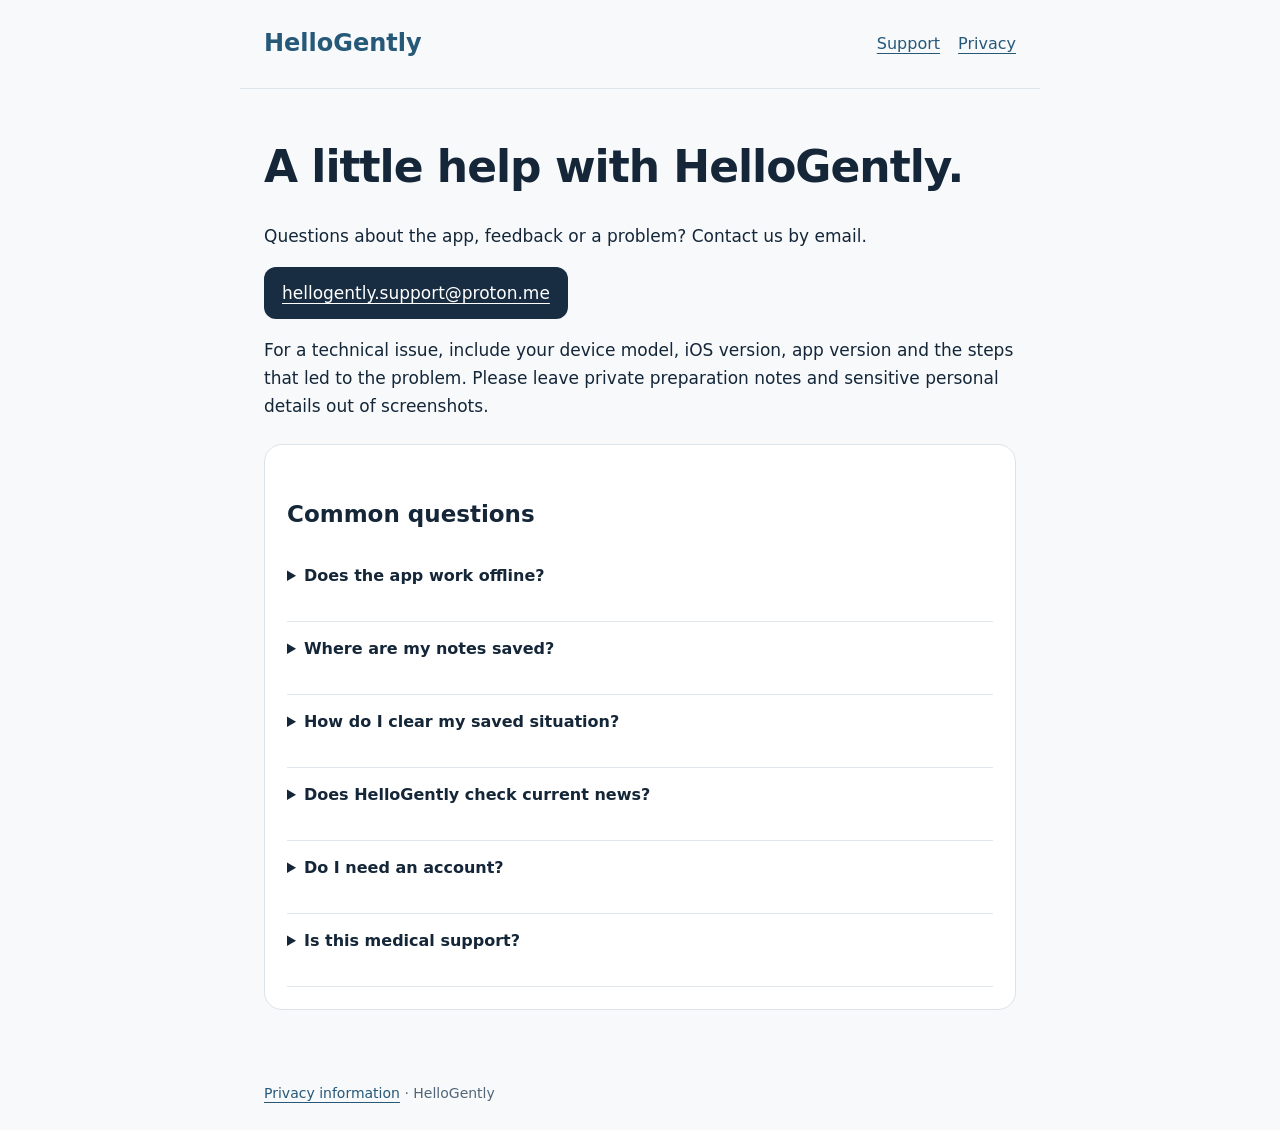
<file: index.html>
<!doctype html><html lang="en"><head><meta charset="utf-8"><meta name="viewport" content="width=device-width,initial-scale=1"><title>HelloGently Support</title><meta name="description" content="Help with HelloGently, your guide to everyday social moments."><link rel="stylesheet" href="styles.css"></head><body><a class="skip" href="#main">Skip to content</a><header><a href="index.html">HelloGently</a><nav aria-label="Main"><a href="index.html" aria-current="page">Support</a><a href="privacy.html">Privacy</a></nav></header><main id="main"><h1>A little help with HelloGently.</h1><p>Questions about the app, feedback or a problem? Contact us by email.</p><p><a class="contact" href="mailto:hellogently.support@proton.me">hellogently.support@proton.me</a></p><p>For a technical issue, include your device model, iOS version, app version and the steps that led to the problem. Please leave private preparation notes and sensitive personal details out of screenshots.</p><section><h2>Common questions</h2><details><summary>Does the app work offline?</summary><p>The native mobile app includes its guides and practice content. External news searches, reference pages and email need an internet connection.</p></details><details><summary>Where are my notes saved?</summary><p>Your latest situation, preparation notes and preferences are stored on the device. They do not sync between devices. Use the same device to resume your plan.</p></details><details><summary>How do I clear my saved situation?</summary><p>Open You and choose Clear saved situation. You can also change the larger-text setting there. Removing the app removes its local data, subject to device backup and restore behavior.</p></details><details><summary>Does HelloGently check current news?</summary><p>No. The optional topic-search link opens Google news results for the interest you enter. Read the source and date before using a story as a conversation topic.</p></details><details><summary>Do I need an account?</summary><p>The native app does not require a HelloGently account. The separate web prototype may have a hosting-platform sign-in.</p></details><details><summary>Is this medical support?</summary><p>HelloGently provides practical suggestions for social situations. It is not a medical service, therapy or an emergency contact.</p></details></section></main><footer><a href="privacy.html">Privacy information</a> · HelloGently</footer></body></html>
</file>
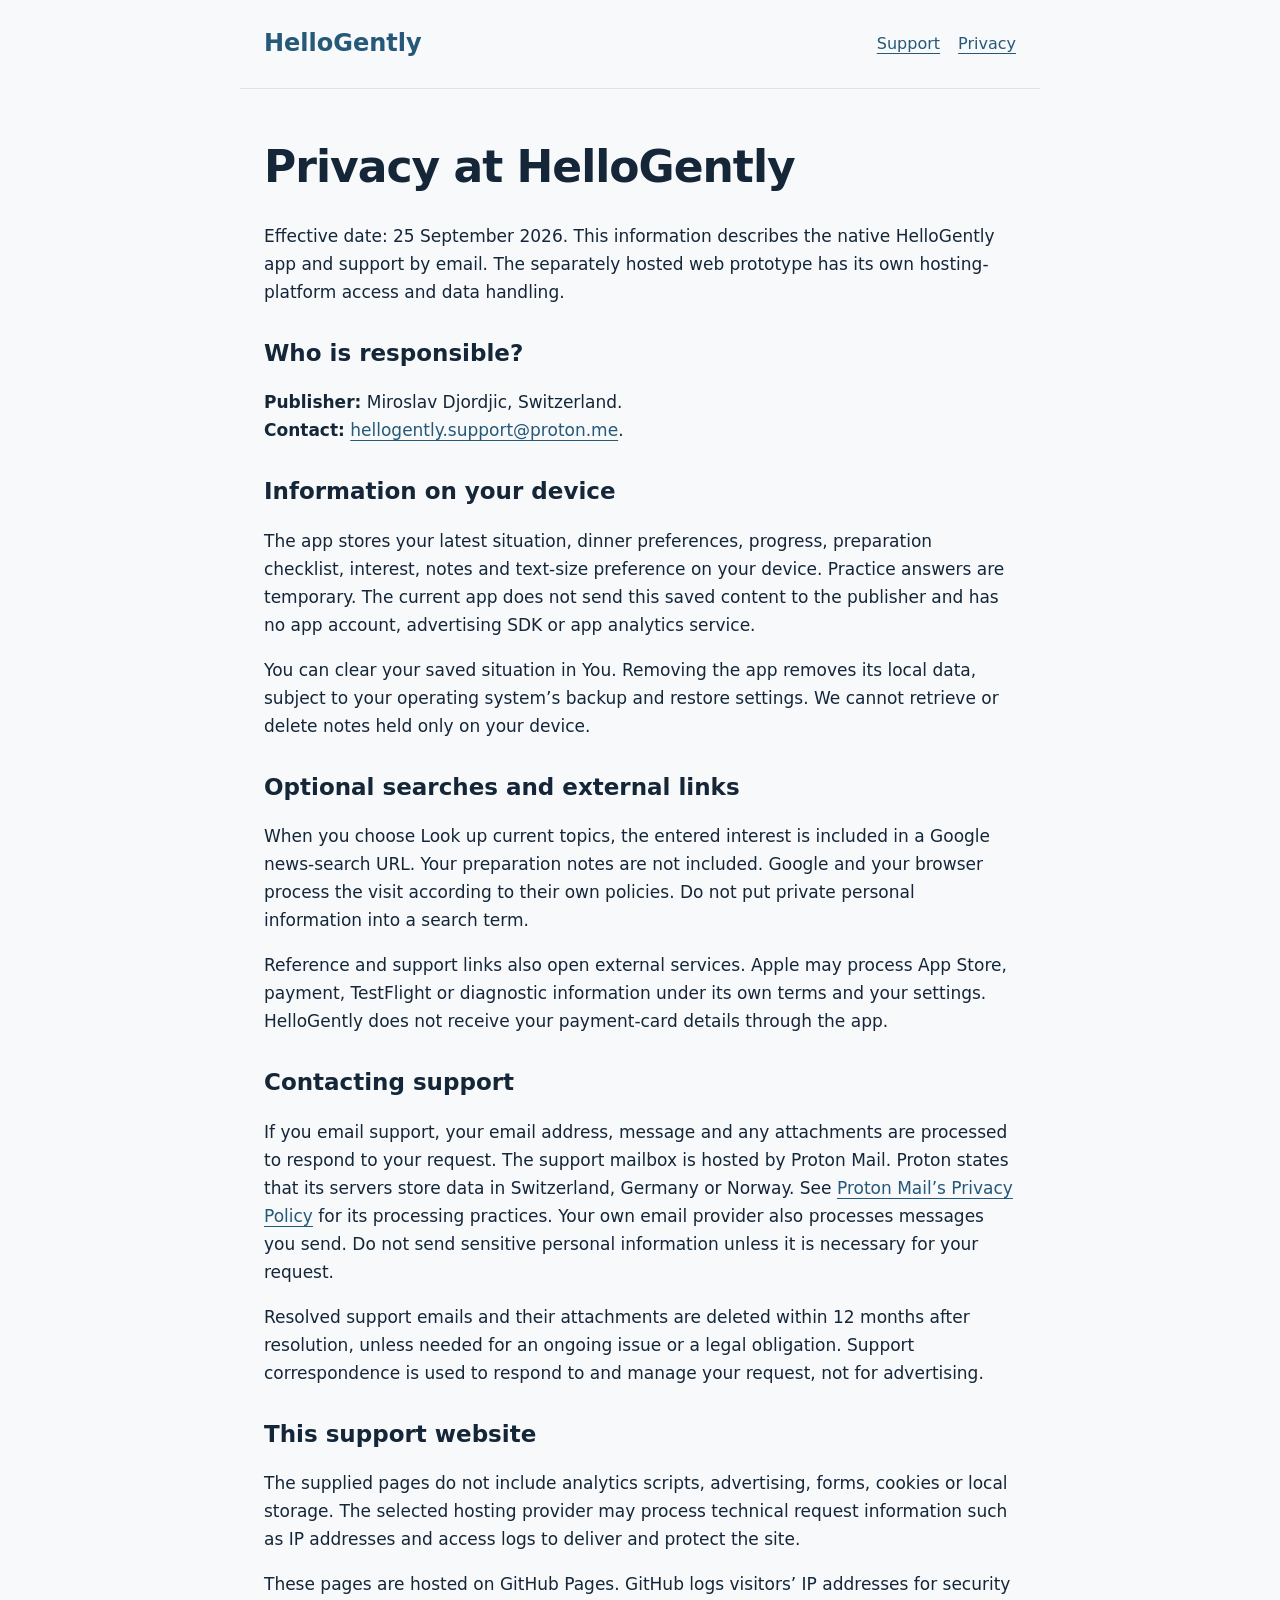
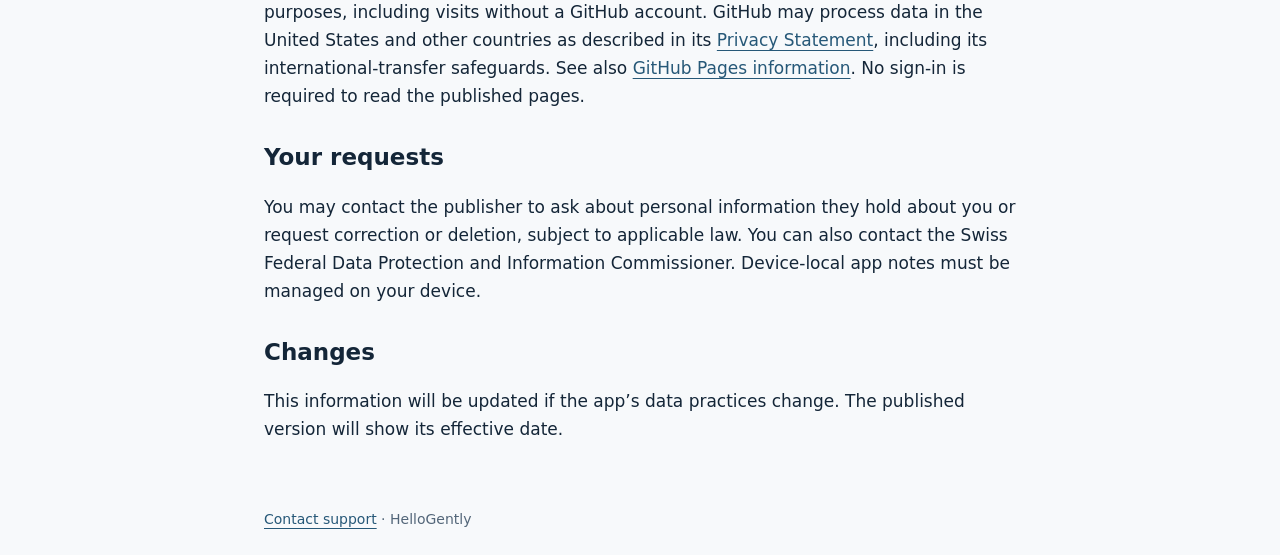
<file: privacy.html>
<!doctype html><html lang="en"><head><meta charset="utf-8"><meta name="viewport" content="width=device-width,initial-scale=1"><title>HelloGently Privacy</title><link rel="stylesheet" href="styles.css"></head><body><a class="skip" href="#main">Skip to content</a><header><a href="index.html">HelloGently</a><nav aria-label="Main"><a href="index.html">Support</a><a href="privacy.html" aria-current="page">Privacy</a></nav></header><main id="main"><h1>Privacy at HelloGently</h1><p>Effective date: 25 September 2026. This information describes the native HelloGently app and support by email. The separately hosted web prototype has its own hosting-platform access and data handling.</p><h2>Who is responsible?</h2><p><strong>Publisher:</strong> Miroslav Djordjic, Switzerland.<br><strong>Contact:</strong> <a href="mailto:hellogently.support@proton.me">hellogently.support@proton.me</a>.</p><h2>Information on your device</h2><p>The app stores your latest situation, dinner preferences, progress, preparation checklist, interest, notes and text-size preference on your device. Practice answers are temporary. The current app does not send this saved content to the publisher and has no app account, advertising SDK or app analytics service.</p><p>You can clear your saved situation in You. Removing the app removes its local data, subject to your operating system’s backup and restore settings. We cannot retrieve or delete notes held only on your device.</p><h2>Optional searches and external links</h2><p>When you choose Look up current topics, the entered interest is included in a Google news-search URL. Your preparation notes are not included. Google and your browser process the visit according to their own policies. Do not put private personal information into a search term.</p><p>Reference and support links also open external services. Apple may process App Store, payment, TestFlight or diagnostic information under its own terms and your settings. HelloGently does not receive your payment-card details through the app.</p><h2>Contacting support</h2><p>If you email support, your email address, message and any attachments are processed to respond to your request. The support mailbox is hosted by Proton Mail. Proton states that its servers store data in Switzerland, Germany or Norway. See <a href="https://proton.me/mail/privacy-policy">Proton Mail’s Privacy Policy</a> for its processing practices. Your own email provider also processes messages you send. Do not send sensitive personal information unless it is necessary for your request.</p><p>Resolved support emails and their attachments are deleted within 12 months after resolution, unless needed for an ongoing issue or a legal obligation. Support correspondence is used to respond to and manage your request, not for advertising.</p><h2>This support website</h2><p>The supplied pages do not include analytics scripts, advertising, forms, cookies or local storage. The selected hosting provider may process technical request information such as IP addresses and access logs to deliver and protect the site.</p><p>These pages are hosted on GitHub Pages. GitHub logs visitors’ IP addresses for security purposes, including visits without a GitHub account. GitHub may process data in the United States and other countries as described in its <a href="https://docs.github.com/en/site-policy/privacy-policies/github-general-privacy-statement">Privacy Statement</a>, including its international-transfer safeguards. See also <a href="https://docs.github.com/en/pages/getting-started-with-github-pages/what-is-github-pages">GitHub Pages information</a>. No sign-in is required to read the published pages.</p><h2>Your requests</h2><p>You may contact the publisher to ask about personal information they hold about you or request correction or deletion, subject to applicable law. You can also contact the Swiss Federal Data Protection and Information Commissioner. Device-local app notes must be managed on your device.</p><h2>Changes</h2><p>This information will be updated if the app’s data practices change. The published version will show its effective date.</p></main><footer><a href="index.html">Contact support</a> · HelloGently</footer></body></html>
</file>
<file: styles.css>
:root{font-family:system-ui,-apple-system,BlinkMacSystemFont,'Segoe UI',sans-serif;color:#142638;background:#f7f9fb;line-height:1.65}*{box-sizing:border-box}body{margin:0}header,main,footer{max-width:800px;margin:auto;padding:24px}header{display:flex;justify-content:space-between;gap:20px;flex-wrap:wrap;border-bottom:1px solid #dce3e9}header>a{font-size:24px;font-weight:650;text-decoration:none}nav{display:flex;align-items:center;gap:18px}a{color:#265878;text-underline-offset:4px}a:focus-visible{outline:3px solid #668bb1;outline-offset:4px}h1{font-size:clamp(30px,5vw,44px);line-height:1.15;letter-spacing:-1px}h2{font-size:23px;margin-top:32px;line-height:1.35}p,li{font-size:17px}section{margin:24px 0;padding:22px;background:white;border:1px solid #dce3e9;border-radius:18px}.notice{border-left:4px solid #a87937;background:#fff8eb;padding:16px}.contact{display:inline-block;padding:12px 18px;border-radius:12px;background:#192d42;color:white;overflow-wrap:anywhere}footer{font-size:14px;color:#536679}details{padding:14px 0;border-bottom:1px solid #e1e7ec}summary{font-weight:600;cursor:pointer;min-height:44px}small{font-size:14px}.skip{position:absolute;left:-10000px}.skip:focus{left:12px;top:12px;background:white;padding:12px}
</file>
